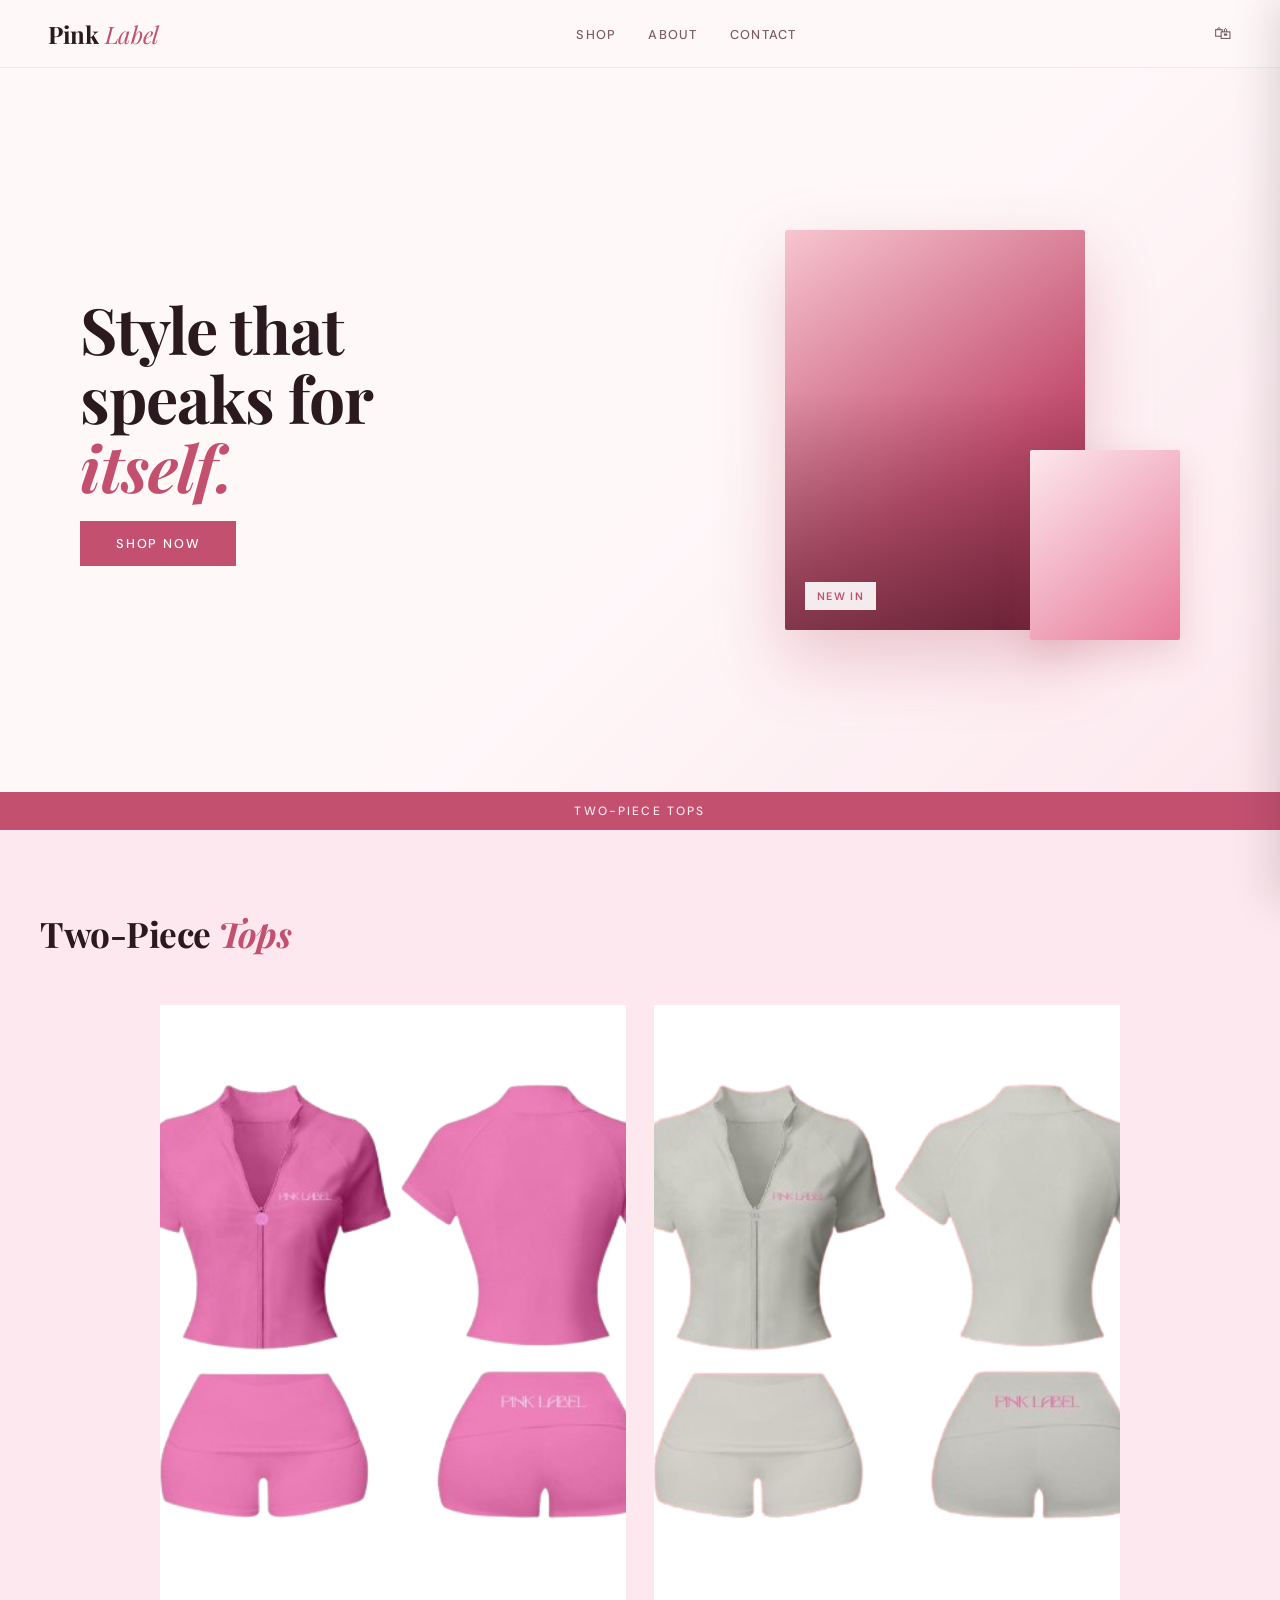
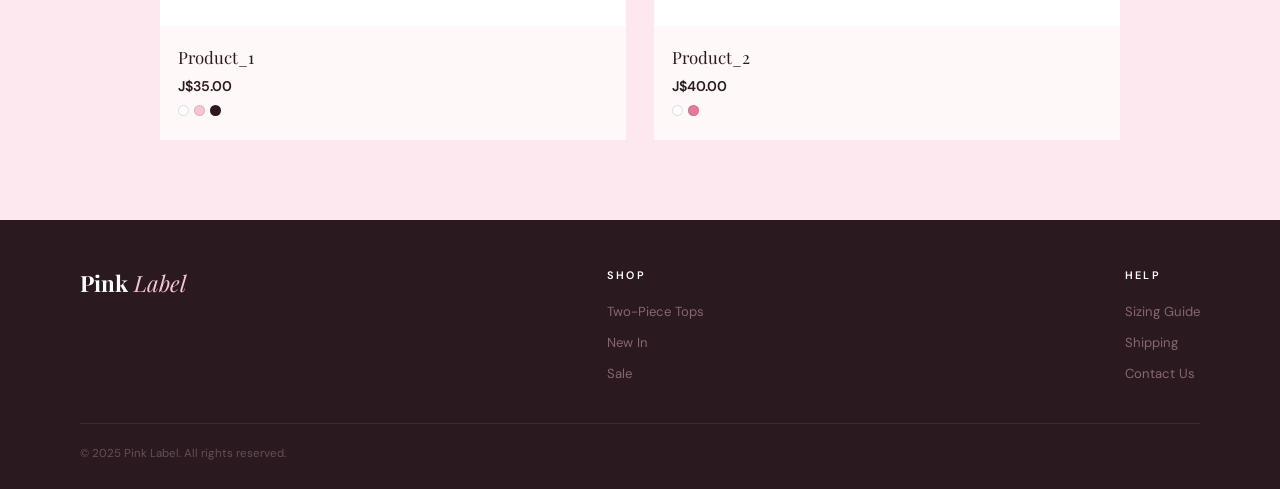
<file: index.html>
<!DOCTYPE html>
<html lang="en">
<head>
  <meta charset="UTF-8">
  <meta name="viewport" content="width=device-width, initial-scale=1.0">
  <title>Pink Label</title>
  <link href="https://fonts.googleapis.com/css2?family=Playfair+Display:ital,wght@0,400;0,700;1,400&family=DM+Sans:wght@300;400;500&display=swap" rel="stylesheet">
  <link rel="stylesheet" href="styles/index.css">
</head>
<body>

  <!-- CART OVERLAY & DRAWER -->
  <div class="cart-overlay" id="cartOverlay"></div>
  <div class="cart-drawer" id="cartDrawer">
    <div class="cart-header">
      <div class="cart-title">Your Bag</div>
      <button class="cart-close" id="cartClose">✕</button>
    </div>
    <div class="cart-body" id="cartBody">
      <div class="cart-empty" id="cartEmpty">
        <div class="cart-empty-icon">🛍</div>
        <p>Your bag is empty.<br>Add something beautiful.</p>
      </div>
      <div class="cart-items" id="cartItems" style="display:none"></div>
    </div>
    <div class="cart-footer" id="cartFooter" style="display:none">
      <div class="cart-subtotal">
        <span class="cart-subtotal-label">Subtotal</span>
        <span class="cart-subtotal-amount" id="cartSubtotal">J$0.00</span>
      </div>
      <p class="cart-note">Shipping &amp; taxes calculated at checkout</p>
      <a href="checkout.html" class="btn-checkout">Checkout</a>
    </div>
  </div>

  <!-- NAV -->
  <nav>
    <a href="#" class="nav-logo"><span>Pink</span> Label</a>
    <ul class="nav-links">
      <li><a href="pages/shop.html">Shop</a></li>
      <li><a href="#">About</a></li>
      <li><a href="#">Contact</a></li>
    </ul>
    <button class="nav-cart" id="navCart">🛍 <span class="badge" id="badge">0</span></button>
  </nav>

  <!-- HERO -->
  <section class="hero">
    <div class="hero-text">
      <h1 class="hero-title">Style that<br>speaks for<br><em>itself.</em></h1>
      <a href="pages/shop.html" class="btn-primary">Shop Now</a>
    </div>
    <div class="hero-visual">
      <div class="hero-card">
        <div class="hero-card-label">New In</div>
      </div>
      <div class="hero-card2"></div>
    </div>
  </section>

  <!-- ANNOUNCEMENT -->
  <div class="announce">Two-piece tops</div>

  <!-- PRODUCTS -->
  <section class="products" id="shop">
    <div class="products-inner">
      <div class="products-header fade">
        <h2>Two-Piece <em>Tops</em></h2>
      </div>
      <div class="product-grid">

        <div class="product-card fade">
          <div class="product-img">
            <img src="assets/Product_1.png" alt="Product 1">
            <button class="quick-add"
              data-id="1"
              data-name="Product_1"
              data-price="35.00"
              data-img="Product_1.png">Add to Bag</button>
          </div>
          <div class="product-info">
            <div class="product-name">Product_1</div>
            <div class="price-row"><span class="price">J$35.00</span></div>
            <div class="color-swatches">
              <div class="swatch" style="background:white;border-color:#ddd"></div>
              <div class="swatch" style="background:#f7c5d0"></div>
              <div class="swatch" style="background:#2a1a1f"></div>
            </div>
          </div>
        </div>

        <div class="product-card fade">
          <div class="product-img">
            <img src="assets/Product_2.png" alt="Product 2">
            <button class="quick-add"
              data-id="2"
              data-name="Product_2"
              data-price="40.00"
              data-img="Product_2.png">Add to Bag</button>
          </div>
          <div class="product-info">
            <div class="product-name">Product_2</div>
            <div class="price-row"><span class="price">J$40.00</span></div>
            <div class="color-swatches">
              <div class="swatch" style="background:white;border-color:#ddd"></div>
              <div class="swatch" style="background:#e8799a"></div>
            </div>
          </div>
        </div>

      </div>
    </div>
  </section>

  <!-- FOOTER -->
  <footer>
    <div class="footer-inner">
      <div>
        <a href="#" class="footer-logo"><span>Pink</span> Label</a>
      </div>
      <div>
        <div class="footer-col-title">Shop</div>
        <ul class="footer-links">
          <li><a href="#">Two-Piece Tops</a></li>
          <li><a href="#">New In</a></li>
          <li><a href="#">Sale</a></li>
        </ul>
      </div>
      <div>
        <div class="footer-col-title">Help</div>
        <ul class="footer-links">
          <li><a href="#">Sizing Guide</a></li>
          <li><a href="#">Shipping</a></li>
          <li><a href="#">Contact Us</a></li>
        </ul>
      </div>
    </div>
    <div class="footer-bottom">© 2025 Pink Label. All rights reserved.</div>
  </footer>

  <!-- JS: cart must load before product so exports are available -->
  <script type="module" src="js_code/cart.js"></script>
  <script type="module" src="js_code/product.js"></script>

</body>
</html>
</file>
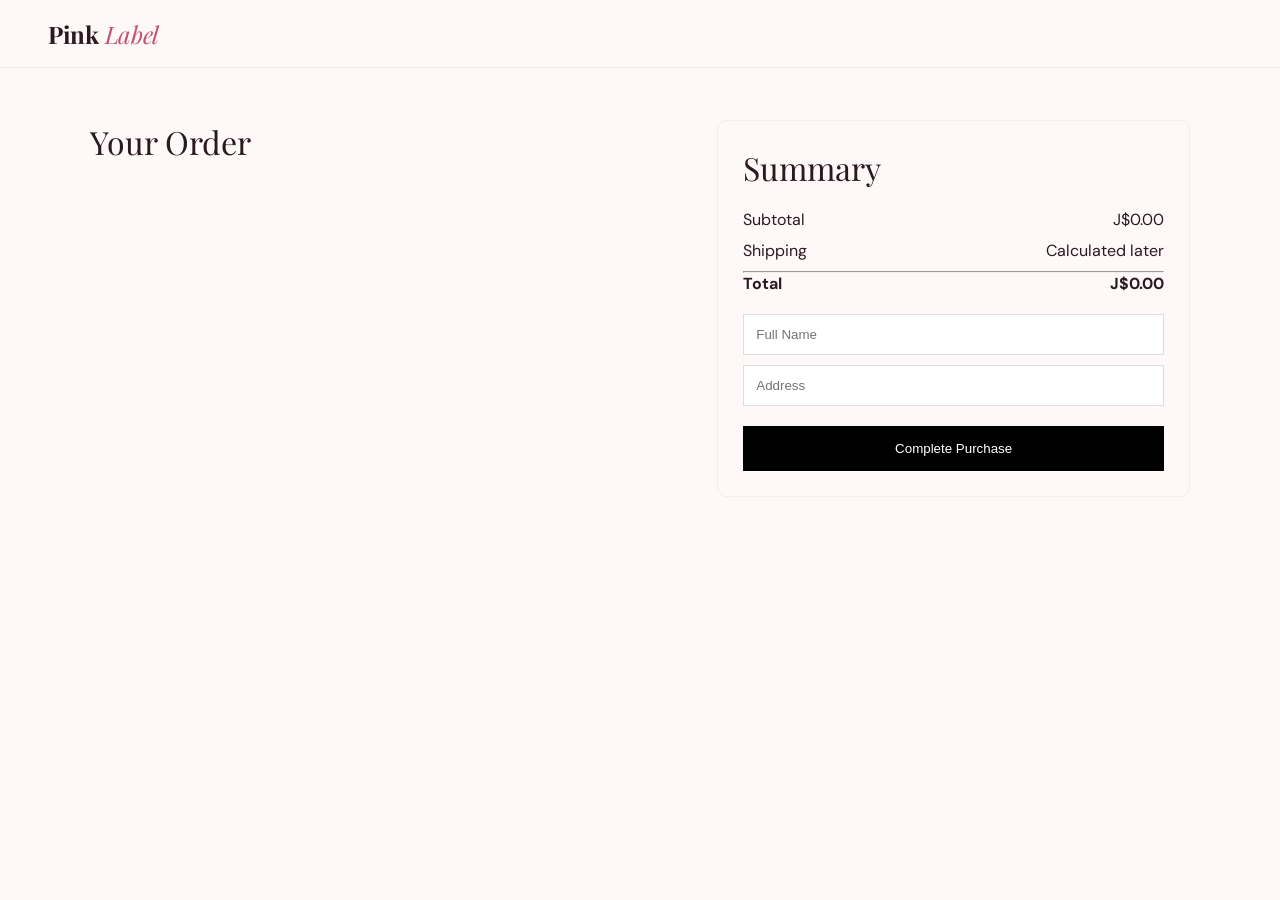
<file: pages/checkout.html>
<!DOCTYPE html>
<html lang="en">
<head>
  <meta charset="UTF-8">
  <meta name="viewport" content="width=device-width, initial-scale=1.0">
  <title>Checkout - Pink Label</title>

  <link href="https://fonts.googleapis.com/css2?family=Playfair+Display&family=DM+Sans&display=swap" rel="stylesheet">
  <link rel="stylesheet" href="../styles/index.css">

  <style>
    .checkout-container {
      max-width: 1100px;
      margin: 120px auto;
      display: grid;
      grid-template-columns: 1.2fr 1fr;
      gap: 60px;
    }

    .checkout-title {
      font-family: 'Playfair Display';
      font-size: 2rem;
      margin-bottom: 20px;
    }

    .checkout-items {
      display: flex;
      flex-direction: column;
      gap: 20px;
    }

    .checkout-item {
      display: flex;
      gap: 15px;
    }

    .checkout-item img {
      width: 80px;
      border-radius: 10px;
    }

    .summary {
      border: 1px solid #eee;
      padding: 25px;
      border-radius: 10px;
    }

    .summary-row {
      display: flex;
      justify-content: space-between;
      margin-bottom: 10px;
    }

    .checkout-form input {
      width: 100%;
      padding: 12px;
      margin-top: 10px;
      border: 1px solid #ddd;
    }

    .btn-pay {
      width: 100%;
      padding: 15px;
      background: black;
      color: white;
      border: none;
      margin-top: 20px;
      cursor: pointer;
    }
  </style>
</head>

<body>

<nav>
  <a href="../pages/index.html" class="nav-logo"><span>Pink</span> Label</a>
</nav>

<div class="checkout-container">

  <!-- LEFT -->
  <div>
    <div class="checkout-title">Your Order</div>
    <div id="checkoutItems" class="checkout-items"></div>
  </div>

  <!-- RIGHT -->
  <div class="summary">
    <div class="checkout-title">Summary</div>

    <div class="summary-row">
      <span>Subtotal</span>
      <span id="subtotal">J$0.00</span>
    </div>

    <div class="summary-row">
      <span>Shipping</span>
      <span>Calculated later</span>
    </div>

    <hr>

    <div class="summary-row">
      <strong>Total</strong>
      <strong id="total">J$0.00</strong>
    </div>

    
    <form id="checkoutForm" class="checkout-form">
      <input type="text" id="name" placeholder="Full Name" required>
      <input type="text" id="address" placeholder="Address" required>

      <button class="btn-pay">Complete Purchase</button>
    </form>

  </div>

</div>


<script src="../js_code/checkout.js"></script>

</body>
</html>
</file>
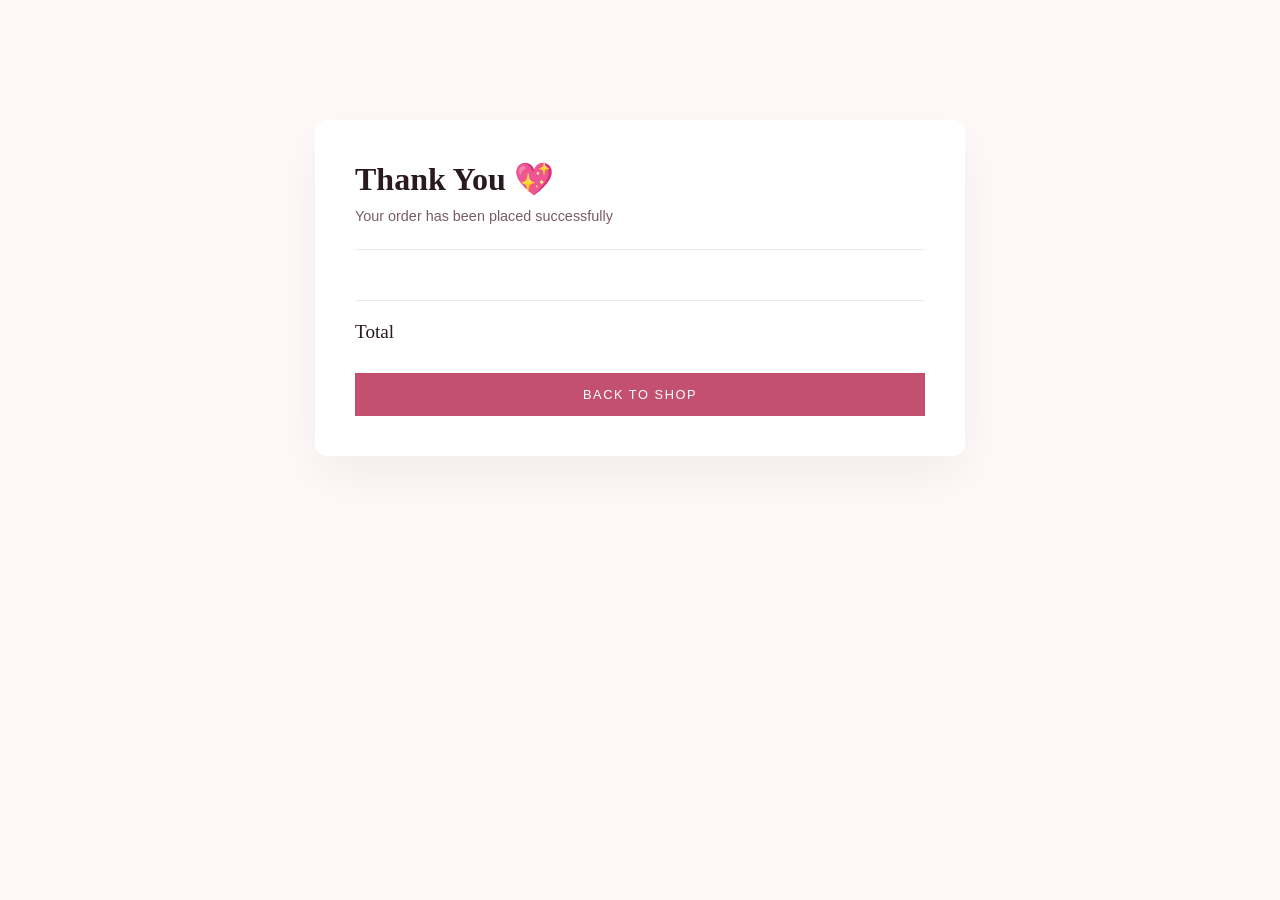
<file: pages/receipt.html>
<!DOCTYPE html>
<html lang="en">
<head>
  <meta charset="UTF-8">
  <title>Receipt</title>
  <link rel="stylesheet" href="../styles/index.css">

  <style>
    .receipt {
      max-width: 650px;
      margin: 120px auto;
      padding: 40px;
      background: white;
      border-radius: 12px;
      box-shadow: 0 20px 50px rgba(0,0,0,0.05);
    }

    .receipt h1 {
      font-family: 'Playfair Display', serif;
      font-size: 2rem;
      margin-bottom: 10px;
      color: var(--charcoal);
    }

    .receipt-sub {
      color: var(--warm-gray);
      font-size: 0.9rem;
      margin-bottom: 25px;
    }

    .receipt-info {
      margin-bottom: 25px;
      font-size: 0.9rem;
      color: var(--charcoal);
      line-height: 1.6;
    }

    .receipt-items {
      margin: 25px 0;
      display: flex;
      flex-direction: column;
      gap: 12px;
    }

    .receipt-item {
      display: flex;
      justify-content: space-between;
      font-size: 0.9rem;
      padding-bottom: 8px;
      border-bottom: 1px solid rgba(0,0,0,0.05);
    }

    .receipt-total {
      margin-top: 20px;
      font-size: 1.2rem;
      font-family: 'Playfair Display', serif;
      display: flex;
      justify-content: space-between;
    }

    .btn-home {
      margin-top: 30px;
      width: 100%;
      padding: 14px;
      background: var(--deep-rose);
      color: white;
      border: none;
      font-size: 0.8rem;
      letter-spacing: 0.12em;
      text-transform: uppercase;
      cursor: pointer;
      transition: 0.2s;
    }

    .btn-home:hover {
      background: #a33a5a;
      transform: translateY(-1px);
    }

    .divider {
      margin: 20px 0;
      border: none;
      border-top: 1px solid rgba(0,0,0,0.08);
    }
  </style>
</head>

<body>

<div class="receipt">

  <h1>Thank You 💖</h1>
  <div class="receipt-sub">Your order has been placed successfully</div>

  <div class="receipt-info">
    <p id="customer"></p>
    <p id="address"></p>
  </div>

  <hr class="divider">

  <div id="receiptItems" class="receipt-items"></div>

  <hr class="divider">

  <div class="receipt-total">
    <span>Total</span>
    <strong id="total"></strong>
  </div>

  <button class="btn-home" onclick="goHome()">Back to Shop</button>

</div>

<script src="../js_code/receipt.js"></script>

</body>
</html>
</file>
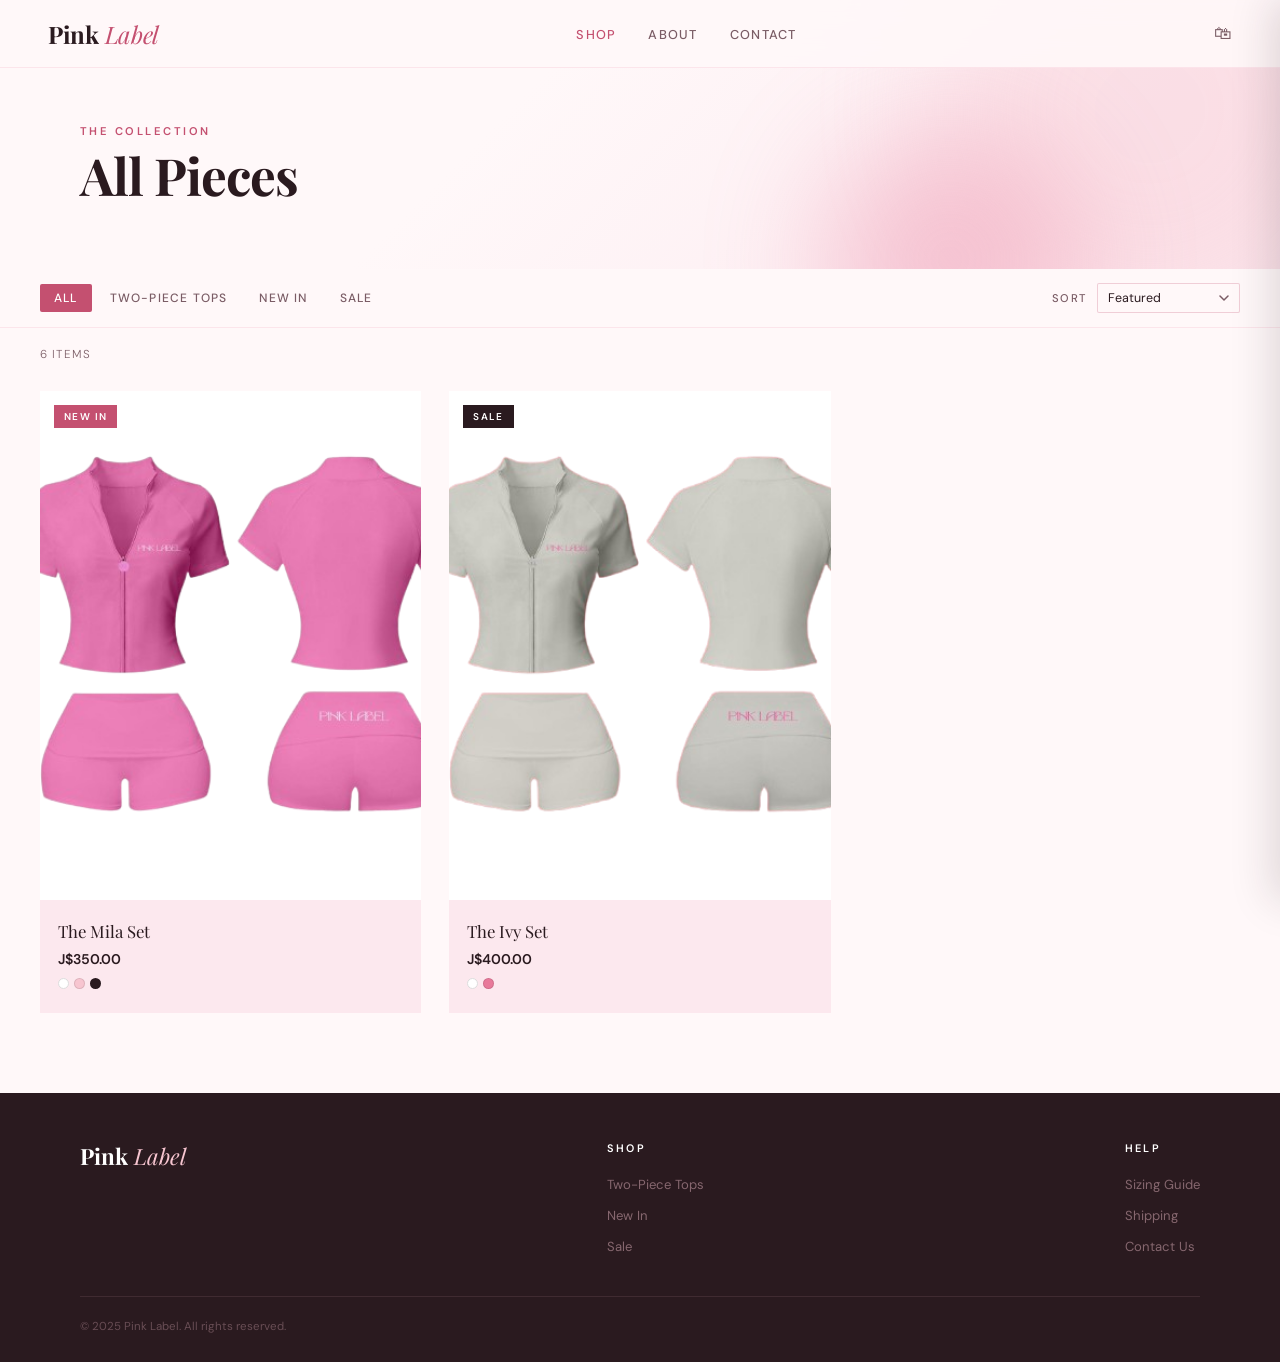
<file: pages/shop.html>
<!DOCTYPE html>
<html lang="en">
<head>
  <meta charset="UTF-8">
  <meta name="viewport" content="width=device-width, initial-scale=1.0">
  <title>Shop — Pink Label</title>
  <link href="https://fonts.googleapis.com/css2?family=Playfair+Display:ital,wght@0,400;0,700;1,400&family=DM+Sans:wght@300;400;500&display=swap" rel="stylesheet">
  <link rel="stylesheet" href="../styles/index.css">
  <link rel="stylesheet" href="../styles/shop.css">
</head>
<body>

  <!-- CART OVERLAY & DRAWER -->
  <div class="cart-overlay" id="cartOverlay"></div>
  <div class="cart-drawer" id="cartDrawer">
    <div class="cart-header">
      <div class="cart-title">Your Bag</div>
      <button class="cart-close" id="cartClose">✕</button>
    </div>
    <div class="cart-body" id="cartBody">
      <div class="cart-empty" id="cartEmpty">
        <div class="cart-empty-icon">🛍</div>
        <p>Your bag is empty.<br>Add something beautiful.</p>
      </div>
      <div class="cart-items" id="cartItems" style="display:none"></div>
    </div>
    <div class="cart-footer" id="cartFooter" style="display:none">
      <div class="cart-subtotal">
        <span class="cart-subtotal-label">Subtotal</span>
        <span class="cart-subtotal-amount" id="cartSubtotal">J$0.00</span>
      </div>
      <p class="cart-note">Shipping &amp; taxes calculated at checkout</p>
      <button class="btn-checkout" onclick="goToCheckout()">Checkout</button>
    </div>
  </div>

  <!-- NAV -->
  <nav>
    <a href="index.html" class="nav-logo"><span>Pink</span> Label</a>
    <ul class="nav-links">
      <li><a href="shop.html" class="active">Shop</a></li>
      <li><a href="#">About</a></li>
      <li><a href="#">Contact</a></li>
    </ul>
    <button class="nav-cart" id="navCart">🛍 <span class="badge" id="badge">0</span></button>
  </nav>

  <!-- SHOP HERO BANNER -->
  <section class="shop-banner">
    <div class="shop-banner-inner">
      <p class="shop-banner-eyebrow">The Collection</p>
      <h1 class="shop-banner-title">All Pieces</h1>
    </div>
    <div class="shop-banner-deco">
      <div class="deco-blob deco-blob--1"></div>
      <div class="deco-blob deco-blob--2"></div>
    </div>
  </section>

  <!-- FILTER + SORT BAR -->
  <div class="shop-toolbar">
    <div class="shop-toolbar-inner">
      <div class="filter-group">
        <button class="filter-btn active" data-filter="all">All</button>
        <button class="filter-btn" data-filter="two-piece">Two-Piece Tops</button>
        <button class="filter-btn" data-filter="new">New In</button>
        <button class="filter-btn" data-filter="sale">Sale</button>
      </div>
      <div class="sort-group">
        <label class="sort-label" for="sortSelect">Sort</label>
        <select class="sort-select" id="sortSelect">
          <option value="featured">Featured</option>
          <option value="price-asc">Price: Low to High</option>
          <option value="price-desc">Price: High to Low</option>
          <option value="newest">Newest</option>
        </select>
      </div>
    </div>
  </div>

  <!-- RESULTS COUNT -->
  <div class="shop-count-bar">
    <div class="shop-count-inner">
      <span class="shop-count" id="shopCount">6 items</span>
    </div>
  </div>

  <!-- PRODUCT GRID -->
  <section class="shop-products">
    <div class="shop-grid" id="shopGrid">

      <div class="product-card fade" data-category="two-piece" data-price="35" data-order="1">
        <div class="product-img">
          <img src="../assets/Product_1.png" alt="Blush Bandeau Set">
          <div class="product-badge">New In</div>
          <button class="quick-add"
            data-id="1"
            data-name="Blush Bandeau Set"
            data-price="35.00"
            data-img="Product_1.png">Add to Bag</button>
        </div>
        <div class="product-info">
          <div class="product-name">The Mila Set</div>
          <div class="price-row"><span class="price">J$350.00</span></div>
          <div class="color-swatches">
            <div class="swatch" style="background:white;border-color:#ddd" title="White"></div>
            <div class="swatch" style="background:#f7c5d0" title="Blush"></div>
            <div class="swatch" style="background:#2a1a1f" title="Noir"></div>
          </div>
        </div>
      </div>

      <div class="product-card fade" data-category="two-piece" data-price="40" data-order="2">
        <div class="product-img">
          <img src="../assets/Product_2.png" alt="Rose Wrap Top Set">
          <div class="product-badge product-badge--sale">Sale</div>
          <button class="quick-add"
            data-id="2"
            data-name="Rose Wrap Top Set"
            data-price="40.00"
            data-img="Product_2.png">Add to Bag</button>
        </div>
        <div class="product-info">
          <div class="product-name">The Ivy Set</div>
          <div class="price-row">
            <span class="price">J$400.00</span>
          </div>
          <div class="color-swatches">
            <div class="swatch" style="background:white;border-color:#ddd" title="White"></div>
            <div class="swatch" style="background:#e8799a" title="Rose"></div>
          </div>
        </div>
      </div>
    </div>

    <!-- EMPTY STATE -->
    <div class="shop-empty" id="shopEmpty" style="display:none">
      <div class="shop-empty-icon">🌸</div>
      <p>No items found in this category.</p>
    </div>
  </section>

  <!-- FOOTER -->
  <footer>
    <div class="footer-inner">
      <div>
        <a href="../pages/index.html" class="footer-logo"><span>Pink</span> Label</a>
      </div>
      <div>
        <div class="footer-col-title">Shop</div>
        <ul class="footer-links">
          <li><a href="#">Two-Piece Tops</a></li>
          <li><a href="#">New In</a></li>
          <li><a href="#">Sale</a></li>
        </ul>
      </div>
      <div>
        <div class="footer-col-title">Help</div>
        <ul class="footer-links">
          <li><a href="#">Sizing Guide</a></li>
          <li><a href="#">Shipping</a></li>
          <li><a href="#">Contact Us</a></li>
        </ul>
      </div>
    </div>
    <div class="footer-bottom">© 2025 Pink Label. All rights reserved.</div>
  </footer>

  <script type="module" src="../js_code/cart.js"></script>
  <script type="module" src="../js_code/product.js"></script>
  <script type="module" src="../js_code/shop.js"></script>

</body>
</html>
</file>
<file: styles/index.css>
:root {
  --rose: #e8799a;
  --deep-rose: #c45070;
  --blush: #f7c5d0;
  --petal: #fce8ee;
  --cream: #fff8f9;
  --charcoal: #2a1a1f;
  --warm-gray: #7a5c65;
}

*, *::before, *::after { box-sizing: border-box; margin: 0; padding: 0; }
html { scroll-behavior: smooth; }
body { font-family: 'DM Sans', sans-serif; background: var(--cream); color: var(--charcoal); overflow-x: hidden; }

/* NAV */
nav {
  position: fixed; top: 0; width: 100%; z-index: 200;
  padding: 0 48px; height: 68px;
  display: flex; align-items: center; justify-content: space-between;
  background: rgba(255,248,249,0.92); backdrop-filter: blur(12px);
  border-bottom: 1px solid rgba(232,121,154,0.15);
}
.nav-logo {
  font-family: 'Playfair Display', serif;
  font-size: 1.5rem; font-style: italic;
  color: var(--deep-rose); text-decoration: none; letter-spacing: -0.3px;
}
.nav-logo span { font-style: normal; font-weight: 700; color: var(--charcoal); }
.nav-links { display: flex; gap: 32px; list-style: none; }
.nav-links a {
  text-decoration: none; font-size: 0.8rem;
  letter-spacing: 0.1em; text-transform: uppercase;
  color: var(--warm-gray); transition: color 0.2s; font-weight: 500;
}
.nav-links a:hover { color: var(--deep-rose); }
.nav-cart {
  background: none; border: none; cursor: pointer;
  color: var(--warm-gray); font-size: 1.1rem;
  position: relative; transition: color 0.2s;
}
.nav-cart:hover { color: var(--deep-rose); }
.badge {
  position: absolute; top: -5px; right: -5px;
  background: var(--deep-rose); color: white;
  width: 15px; height: 15px; border-radius: 50%;
  font-size: 0.58rem; display: flex; align-items: center; justify-content: center;
  font-weight: 700;
  opacity: 0; transform: scale(0);
  transition: opacity 0.2s, transform 0.25s cubic-bezier(0.34,1.56,0.64,1);
}
.badge.visible { opacity: 1; transform: scale(1); }

/* CART DRAWER */
.cart-overlay {
  position: fixed; inset: 0; z-index: 300;
  background: rgba(42,26,31,0.45);
  opacity: 0; pointer-events: none;
  transition: opacity 0.35s;
}
.cart-overlay.open { opacity: 1; pointer-events: all; }

.cart-drawer {
  position: fixed; top: 0; right: 0; bottom: 0; z-index: 301;
  width: 400px; max-width: 100vw;
  background: var(--cream);
  display: flex; flex-direction: column;
  transform: translateX(100%);
  transition: transform 0.38s cubic-bezier(0.4,0,0.2,1);
  box-shadow: -8px 0 40px rgba(42,26,31,0.15);
}
.cart-drawer.open { transform: translateX(0); }

.cart-header {
  display: flex; align-items: center; justify-content: space-between;
  padding: 24px 28px;
  border-bottom: 1px solid rgba(232,121,154,0.2);
  flex-shrink: 0;
}
.cart-title {
  font-family: 'Playfair Display', serif;
  font-size: 1.3rem; color: var(--charcoal);
}
.cart-close {
  background: none; border: none; cursor: pointer;
  font-size: 1.4rem; color: var(--warm-gray);
  line-height: 1; padding: 4px; transition: color 0.2s;
}
.cart-close:hover { color: var(--deep-rose); }

.cart-body {
  flex: 1; overflow-y: auto; padding: 20px 28px;
}

.cart-empty {
  display: flex; flex-direction: column;
  align-items: center; justify-content: center;
  height: 100%; gap: 12px;
  color: var(--warm-gray); text-align: center;
}
.cart-empty-icon { font-size: 2.8rem; opacity: 0.35; }
.cart-empty p { font-size: 0.9rem; font-weight: 300; line-height: 1.7; }

.cart-items { display: flex; flex-direction: column; gap: 20px; }

.cart-item {
  display: flex; gap: 14px; align-items: flex-start;
  padding-bottom: 20px;
  border-bottom: 1px solid rgba(232,121,154,0.15);
  animation: slideIn 0.3s ease;
}
.cart-item:last-child { border-bottom: none; }

@keyframes slideIn {
  from { opacity: 0; transform: translateX(16px); }
  to   { opacity: 1; transform: translateX(0); }
}

.cart-item-img {
  width: 72px; height: 96px; flex-shrink: 0;
  background: #fff; overflow: hidden;
  border: 1px solid rgba(232,121,154,0.15);
}
.cart-item-img img { width: 100%; height: 100%; object-fit: cover; }

.cart-item-details { flex: 1; }
.cart-item-name {
  font-family: 'Playfair Display', serif;
  font-size: 0.95rem; color: var(--charcoal);
  margin-bottom: 4px; line-height: 1.3;
}
.cart-item-price {
  font-size: 0.82rem; font-weight: 600;
  color: var(--deep-rose); margin-bottom: 12px;
}

.qty-controls {
  display: flex; align-items: center;
  border: 1px solid rgba(196,80,112,0.3);
  width: fit-content;
}
.qty-btn {
  background: none; border: none; cursor: pointer;
  width: 28px; height: 28px;
  display: flex; align-items: center; justify-content: center;
  font-size: 1rem; color: var(--charcoal);
  transition: background 0.15s, color 0.15s;
  font-family: 'DM Sans', sans-serif;
}
.qty-btn:hover { background: var(--petal); color: var(--deep-rose); }
.qty-num {
  width: 32px; text-align: center;
  font-size: 0.82rem; font-weight: 500;
  border-left: 1px solid rgba(196,80,112,0.2);
  border-right: 1px solid rgba(196,80,112,0.2);
  line-height: 28px;
}

.cart-item-remove {
  background: none; border: none; cursor: pointer;
  font-size: 0.7rem; letter-spacing: 0.08em; text-transform: uppercase;
  color: var(--warm-gray); text-decoration: underline;
  padding: 0; font-family: 'DM Sans', sans-serif;
  transition: color 0.2s; margin-top: 8px; display: block;
}
.cart-item-remove:hover { color: var(--deep-rose); }

.cart-footer {
  padding: 20px 28px 28px;
  border-top: 1px solid rgba(232,121,154,0.2);
  flex-shrink: 0;
}
.cart-subtotal {
  display: flex; justify-content: space-between;
  align-items: baseline; margin-bottom: 6px;
}
.cart-subtotal-label {
  font-size: 0.78rem; letter-spacing: 0.1em;
  text-transform: uppercase; color: var(--warm-gray);
}
.cart-subtotal-amount {
  font-family: 'Playfair Display', serif;
  font-size: 1.25rem; color: var(--charcoal);
}
.cart-note {
  font-size: 0.72rem; color: var(--warm-gray);
  margin-bottom: 16px; font-weight: 300;
}
.btn-checkout {
  display: block; width: 100%;
  background: var(--deep-rose); color: white;
  padding: 15px; text-align: center;
  font-size: 0.8rem; letter-spacing: 0.14em; text-transform: uppercase;
  font-weight: 500; border: none; cursor: pointer;
  font-family: 'DM Sans', sans-serif;
  transition: background 0.2s, transform 0.15s;
}
.btn-checkout:hover { background: #a33a5a; transform: translateY(-1px); }

/* HERO */
.hero {
  padding-top: 68px; min-height: 88vh;
  display: flex; align-items: center;
  background: linear-gradient(135deg, var(--cream) 55%, var(--petal) 100%);
  padding-left: 80px; padding-right: 80px;
  gap: 60px;
}
.hero-text { flex: 1; }
.hero-title {
  font-family: 'Playfair Display', serif;
  font-size: clamp(2.8rem, 5vw, 5rem);
  line-height: 1.08; letter-spacing: -1px;
  color: var(--charcoal); margin-bottom: 20px;
}
.hero-title em { color: var(--deep-rose); font-style: italic; }
.btn-primary {
  display: inline-block; background: var(--deep-rose); color: white;
  padding: 14px 36px; text-decoration: none;
  font-size: 0.8rem; letter-spacing: 0.14em; text-transform: uppercase;
  font-weight: 500; transition: background 0.2s, transform 0.2s;
  border: none; cursor: pointer; font-family: 'DM Sans', sans-serif;
}
.btn-primary:hover { background: #a33a5a; transform: translateY(-2px); }

.hero-visual {
  flex: 1; display: flex; justify-content: center; align-items: center;
  position: relative; min-height: 480px;
}
.hero-card {
  width: 300px; height: 400px;
  background: linear-gradient(145deg, #f7c5d0, #c45070 60%, #8b2040);
  border-radius: 2px;
  box-shadow: 0 28px 70px rgba(180,60,90,0.25);
  animation: float 5s ease-in-out infinite;
  position: relative; overflow: hidden;
  display: flex; align-items: flex-end; padding: 20px;
}
.hero-card::before {
  content: ''; position: absolute; inset: 0;
  background: linear-gradient(to top, rgba(42,26,31,0.4) 0%, transparent 60%);
}
.hero-card-label {
  position: relative; z-index: 1;
  background: rgba(255,255,255,0.9);
  padding: 7px 12px; font-size: 0.68rem;
  letter-spacing: 0.12em; text-transform: uppercase;
  color: var(--deep-rose); font-weight: 600;
}
.hero-card2 {
  position: absolute; bottom: 30px; right: 20px;
  width: 150px; height: 190px;
  background: linear-gradient(140deg, #fce8ee, #e8799a);
  border-radius: 2px; box-shadow: 0 14px 36px rgba(180,60,90,0.2);
  animation: float2 6s ease-in-out infinite;
}
@keyframes float { 0%,100%{transform:translateY(0) rotate(-1.5deg)} 50%{transform:translateY(-12px) rotate(-1.5deg)} }
@keyframes float2 { 0%,100%{transform:translateY(0) rotate(2deg)} 50%{transform:translateY(-8px) rotate(2deg)} }

/* ANNOUNCEMENT */
.announce {
  background: var(--deep-rose); padding: 11px 0;
  text-align: center; font-size: 0.75rem;
  letter-spacing: 0.18em; text-transform: uppercase;
  color: var(--petal); font-weight: 500;
}

/* PRODUCTS */
.products { padding: 80px 40px; background: var(--petal); }
.products-inner { max-width: 1400px; margin: 0 auto; }
.products-header { margin-bottom: 48px; }
.products-header h2 {
  font-family: 'Playfair Display', serif;
  font-size: 2.2rem; color: var(--charcoal);
  letter-spacing: -0.5px; margin-bottom: 8px;
}
.products-header h2 em { color: var(--deep-rose); font-style: italic; }

.product-grid {
  display: grid; grid-template-columns: repeat(2, 1fr);
  gap: 28px; max-width: 960px; margin: 0 auto;
}

.product-card {
  background: var(--cream); overflow: hidden;
  transition: transform 0.3s; cursor: pointer;
}
.product-card:hover { transform: translateY(-5px); }

.product-img {
  aspect-ratio: 3/4; position: relative; overflow: hidden;
  background: #ffffff;
}
.product-img img {
  position: absolute; inset: 0; width: 100%; height: 100%; object-fit: cover;
  transition: transform 0.55s cubic-bezier(0.25,0.46,0.45,0.94);
}
.product-card:hover .product-img img { transform: scale(1.04); }

.quick-add {
  position: absolute; bottom: 0; left: 0; right: 0;
  background: rgba(42,26,31,0.88); color: white;
  padding: 14px; text-align: center;
  font-size: 0.72rem; letter-spacing: 0.14em; text-transform: uppercase;
  transform: translateY(100%); transition: transform 0.3s, background 0.2s;
  border: none; width: 100%; font-family: 'DM Sans', sans-serif;
  font-weight: 500; cursor: pointer;
}
.product-card:hover .quick-add { transform: translateY(0); }
.quick-add.added { background: rgba(80,140,80,0.92); transform: translateY(0) !important; }

.product-info { padding: 20px 18px 24px; }
.product-name {
  font-family: 'Playfair Display', serif;
  font-size: 1.05rem; color: var(--charcoal);
  margin-bottom: 8px; line-height: 1.35;
}
.price-row { display: flex; align-items: center; gap: 8px; }
.price { font-size: 0.88rem; font-weight: 600; color: var(--charcoal); }

.color-swatches { display: flex; gap: 5px; margin-top: 10px; }
.swatch { width: 11px; height: 11px; border-radius: 50%; border: 1px solid rgba(0,0,0,0.1); }

/* FOOTER */
footer { background: var(--charcoal); padding: 48px 80px 28px; }
.footer-inner {
  display: flex; justify-content: space-between; align-items: flex-start;
  gap: 40px; flex-wrap: wrap; margin-bottom: 40px;
}
.footer-logo {
  font-family: 'Playfair Display', serif; font-size: 1.4rem;
  font-style: italic; color: var(--blush); text-decoration: none;
}
.footer-logo span { font-style: normal; font-weight: 700; color: white; }
.footer-col-title {
  font-size: 0.68rem; letter-spacing: 0.2em; text-transform: uppercase;
  color: white; margin-bottom: 18px; font-weight: 600;
}
.footer-links { list-style: none; display: flex; flex-direction: column; gap: 10px; }
.footer-links a {
  text-decoration: none; font-size: 0.82rem;
  color: rgba(247,197,208,0.45); transition: color 0.2s;
}
.footer-links a:hover { color: var(--blush); }
.footer-bottom {
  border-top: 1px solid rgba(247,197,208,0.1); padding-top: 22px;
  font-size: 0.72rem; color: rgba(247,197,208,0.3);
}

.fade { opacity: 0; transform: translateY(18px); transition: opacity 0.6s ease, transform 0.6s ease; }
.fade.visible { opacity: 1; transform: translateY(0); }
</file>
<file: styles/shop.css>
/* ============================================================
   shop.css — styles specific to shop.html
   Relies on index.css for shared tokens, nav, cart, footer, product-card
   ============================================================ */

/* Active nav link */
.nav-links a.active {
  color: var(--deep-rose);
}

/* ── SHOP BANNER ─────────────────────────────────────────── */
.shop-banner {
  padding-top: 68px; /* nav height */
  min-height: 260px;
  position: relative;
  overflow: hidden;
  display: flex;
  align-items: center;
  background: linear-gradient(135deg, var(--cream) 40%, var(--petal) 100%);
}

.shop-banner-inner {
  position: relative;
  z-index: 2;
  padding: 56px 80px 52px;
}

.shop-banner-eyebrow {
  font-size: 0.7rem;
  letter-spacing: 0.22em;
  text-transform: uppercase;
  color: var(--deep-rose);
  font-weight: 600;
  margin-bottom: 10px;
}

.shop-banner-title {
  font-family: 'Playfair Display', serif;
  font-size: clamp(2.4rem, 4vw, 3.8rem);
  line-height: 1.08;
  letter-spacing: -1px;
  color: var(--charcoal);
  margin-bottom: 14px;
}

.shop-banner-sub {
  font-size: 0.88rem;
  color: var(--warm-gray);
  font-weight: 300;
  max-width: 380px;
  line-height: 1.7;
}

/* Decorative blobs */
.shop-banner-deco {
  position: absolute;
  inset: 0;
  z-index: 1;
  pointer-events: none;
}

.deco-blob {
  position: absolute;
  border-radius: 50%;
  filter: blur(60px);
  opacity: 0.35;
}

.deco-blob--1 {
  width: 420px;
  height: 420px;
  background: var(--blush);
  right: -80px;
  top: -100px;
  animation: blobDrift 10s ease-in-out infinite;
}

.deco-blob--2 {
  width: 260px;
  height: 260px;
  background: var(--rose);
  right: 200px;
  bottom: -120px;
  animation: blobDrift 13s ease-in-out infinite reverse;
}

@keyframes blobDrift {
  0%, 100% { transform: translate(0, 0) scale(1); }
  50%       { transform: translate(-20px, 14px) scale(1.05); }
}

/* ── TOOLBAR ─────────────────────────────────────────────── */
.shop-toolbar {
  background: var(--cream);
  border-bottom: 1px solid rgba(232,121,154,0.15);
  position: sticky;
  top: 68px;
  z-index: 100;
}

.shop-toolbar-inner {
  max-width: 1400px;
  margin: 0 auto;
  padding: 0 40px;
  height: 58px;
  display: flex;
  align-items: center;
  justify-content: space-between;
  gap: 24px;
}

.filter-group {
  display: flex;
  align-items: center;
  gap: 4px;
}

.filter-btn {
  background: none;
  border: none;
  cursor: pointer;
  font-family: 'DM Sans', sans-serif;
  font-size: 0.75rem;
  letter-spacing: 0.1em;
  text-transform: uppercase;
  font-weight: 500;
  color: var(--warm-gray);
  padding: 6px 14px;
  border-radius: 2px;
  transition: background 0.18s, color 0.18s;
}

.filter-btn:hover {
  color: var(--deep-rose);
  background: var(--petal);
}

.filter-btn.active {
  background: var(--deep-rose);
  color: white;
}

.sort-group {
  display: flex;
  align-items: center;
  gap: 10px;
  flex-shrink: 0;
}

.sort-label {
  font-size: 0.7rem;
  letter-spacing: 0.14em;
  text-transform: uppercase;
  color: var(--warm-gray);
  font-weight: 500;
}

.sort-select {
  font-family: 'DM Sans', sans-serif;
  font-size: 0.78rem;
  color: var(--charcoal);
  background: var(--cream);
  border: 1px solid rgba(196,80,112,0.25);
  padding: 6px 28px 6px 10px;
  appearance: none;
  background-image: url("data:image/svg+xml,%3Csvg xmlns='http://www.w3.org/2000/svg' width='10' height='6' fill='none'%3E%3Cpath d='M1 1l4 4 4-4' stroke='%237a5c65' stroke-width='1.5' stroke-linecap='round' stroke-linejoin='round'/%3E%3C/svg%3E");
  background-repeat: no-repeat;
  background-position: right 10px center;
  cursor: pointer;
  transition: border-color 0.2s;
  border-radius: 2px;
}

.sort-select:focus {
  outline: none;
  border-color: var(--deep-rose);
}

/* ── RESULTS COUNT ───────────────────────────────────────── */
.shop-count-bar {
  background: var(--cream);
}

.shop-count-inner {
  max-width: 1400px;
  margin: 0 auto;
  padding: 14px 40px 0;
}

.shop-count {
  font-size: 0.72rem;
  letter-spacing: 0.1em;
  text-transform: uppercase;
  color: var(--warm-gray);
  font-weight: 300;
}

/* ── SHOP PRODUCTS ───────────────────────────────────────── */
.shop-products {
  padding: 28px 40px 80px;
  background: var(--cream);
  min-height: 400px;
}

.shop-grid {
  max-width: 1400px;
  margin: 0 auto;
  display: grid;
  grid-template-columns: repeat(3, 1fr);
  gap: 28px;
}

/* Override the homepage 2-col grid for the shop */
.shop-grid .product-card {
  background: var(--petal);
}

/* product-badge */
.product-badge {
  position: absolute;
  top: 14px;
  left: 14px;
  background: var(--deep-rose);
  color: white;
  font-size: 0.62rem;
  letter-spacing: 0.14em;
  text-transform: uppercase;
  font-weight: 600;
  padding: 5px 10px;
  z-index: 2;
  pointer-events: none;
}

.product-badge--sale {
  background: var(--charcoal);
}

/* Strike-through price */
.price-was {
  font-size: 0.78rem;
  color: var(--warm-gray);
  font-weight: 400;
  text-decoration: line-through;
}

/* Hidden cards during filter */
.product-card.hidden {
  display: none;
}

/* ── SHOP EMPTY STATE ─────────────────────────────────────── */
.shop-empty {
  text-align: center;
  padding: 80px 0;
  color: var(--warm-gray);
}

.shop-empty-icon {
  font-size: 2.6rem;
  opacity: 0.3;
  margin-bottom: 14px;
}

.shop-empty p {
  font-size: 0.88rem;
  font-weight: 300;
  line-height: 1.7;
}

/* ── RESPONSIVE ──────────────────────────────────────────── */
@media (max-width: 1024px) {
  .shop-grid {
    grid-template-columns: repeat(2, 1fr);
  }
}

@media (max-width: 680px) {
  .shop-banner-inner {
    padding: 48px 24px 40px;
  }

  .shop-toolbar-inner {
    padding: 0 16px;
    flex-wrap: wrap;
    height: auto;
    padding-top: 12px;
    padding-bottom: 12px;
    gap: 12px;
  }

  .filter-group {
    flex-wrap: wrap;
    gap: 6px;
  }

  .shop-products {
    padding: 24px 16px 60px;
  }

  .shop-count-inner {
    padding: 12px 16px 0;
  }

  .shop-grid {
    grid-template-columns: repeat(2, 1fr);
    gap: 16px;
  }
}

@media (max-width: 420px) {
  .shop-grid {
    grid-template-columns: 1fr;
  }
}
</file>
